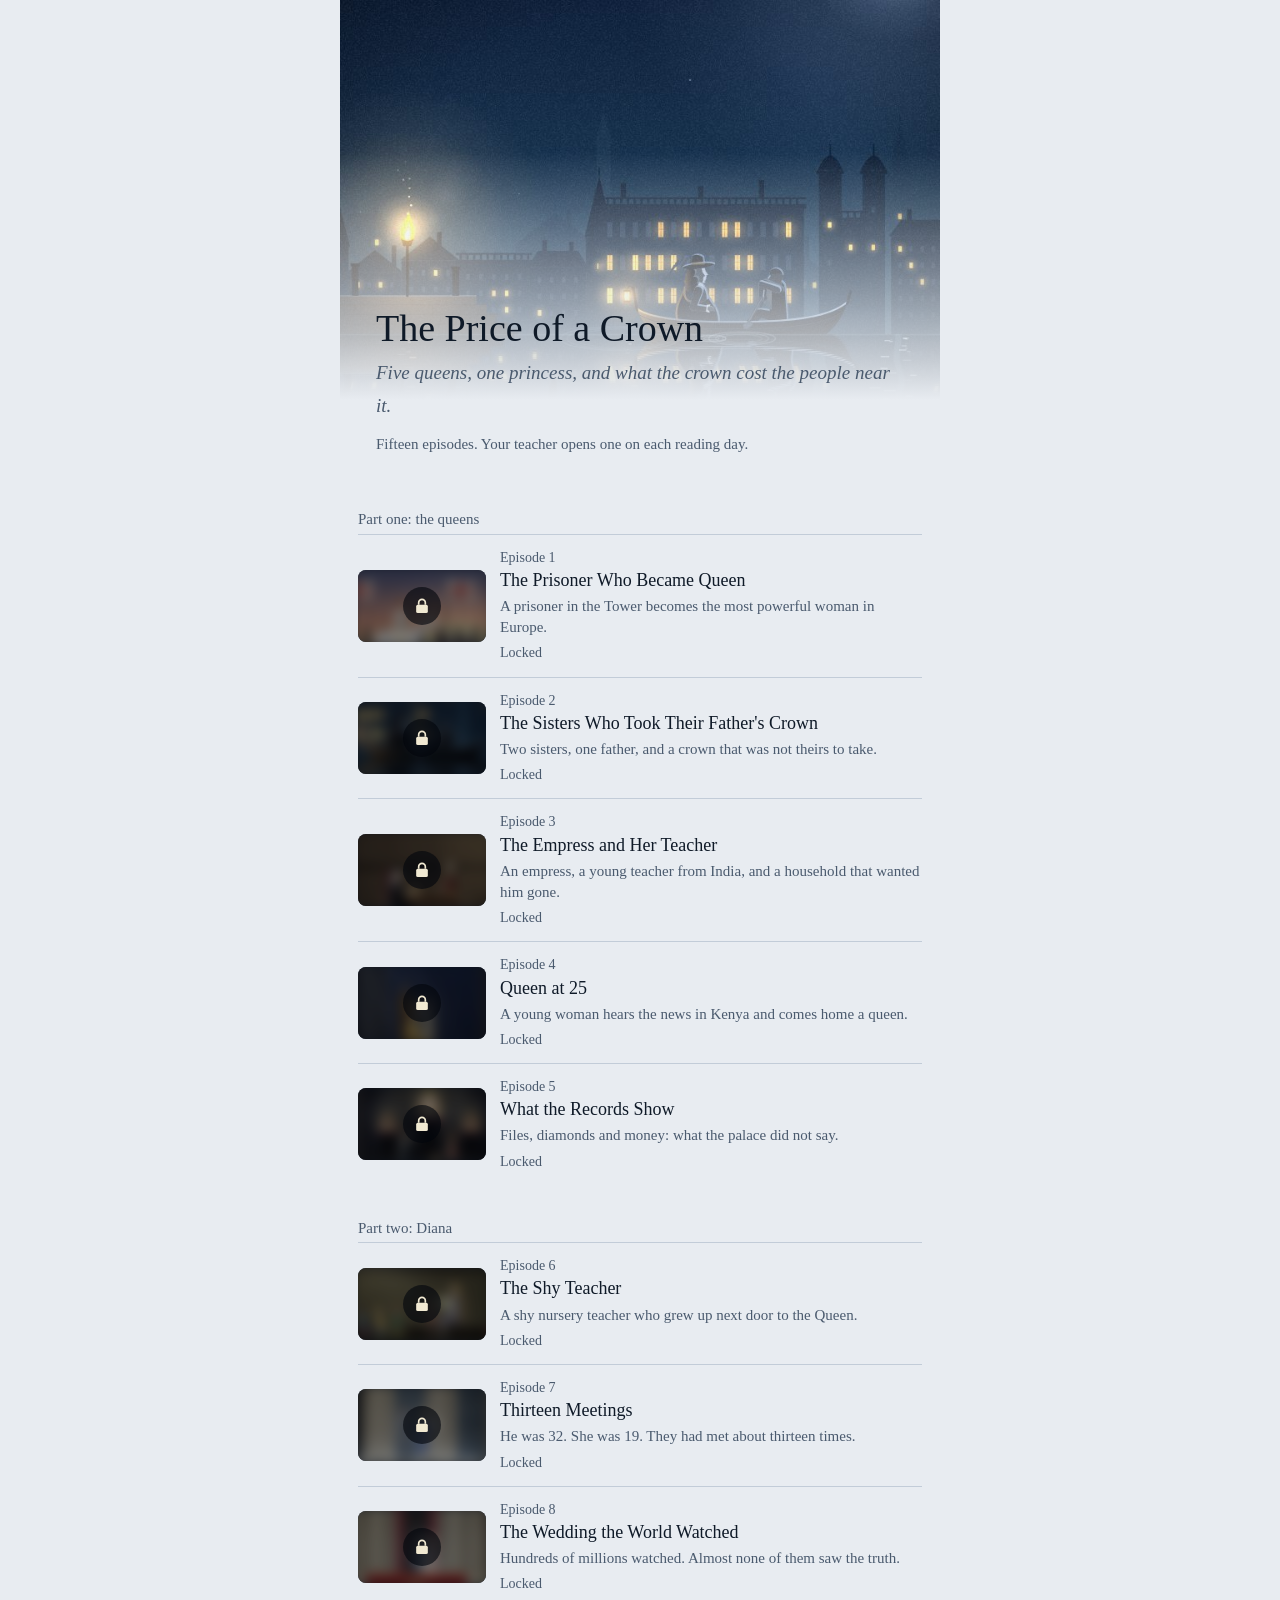
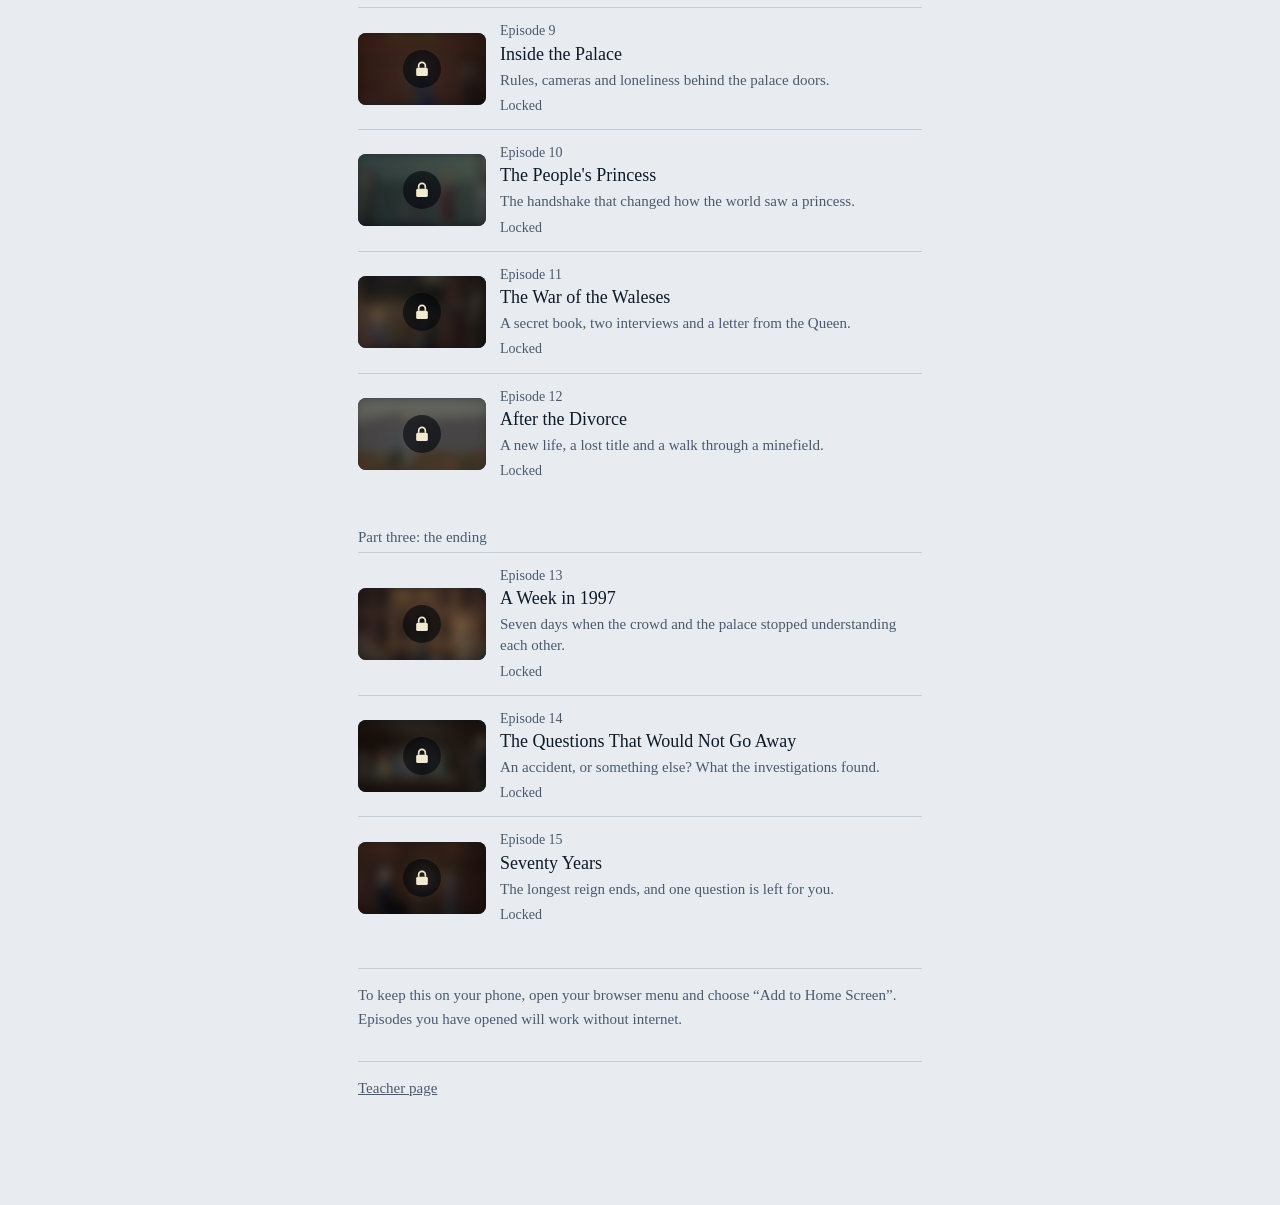
<file: index.html>
<!doctype html>
<html lang="en">
<head>
<meta charset="utf-8">
<meta name="viewport" content="width=device-width, initial-scale=1, viewport-fit=cover">
<meta name="theme-color" content="#070c14">
<link rel="manifest" href="manifest.webmanifest">
<link rel="icon" href="icon-192.png">
<link rel="apple-touch-icon" href="icon-192.png">
<meta name="description" content="A fifteen-episode reading series for English learners: five queens, one princess, and what the crown cost the people near it.">
<title>The Price of a Crown</title>
<style>:root{--bg:#e8ecf1;--card:#f4f6f9;--ink:#0f1a28;--mute:#4a5a6e;--line:#c2ccd8;--gold:#8a6414;--good:#1d6b45;--bad:#9c2f2f;box-sizing:border-box;padding-top:env(safe-area-inset-top,0px);padding-bottom:env(safe-area-inset-bottom,0px)}
@media (prefers-color-scheme:dark){:root:not([data-theme="light"]){--bg:#070c14;--card:#0e1622;--ink:#e3e9f0;--mute:#93a3b6;--line:#223044;--gold:#e0b04a;--good:#6fcf9b;--bad:#f08c8c}}
:root[data-theme="dark"]{--bg:#070c14;--card:#0e1622;--ink:#e3e9f0;--mute:#93a3b6;--line:#223044;--gold:#e0b04a;--good:#6fcf9b;--bad:#f08c8c}
*,*::before,*::after{box-sizing:inherit}
html{scroll-padding-top:env(safe-area-inset-top,0px);-webkit-text-size-adjust:100%}
body{margin:0;background:var(--bg);color:var(--ink);font-family:"Iowan Old Style","Palatino Linotype",Palatino,Georgia,serif;font-size:19px;line-height:1.72}
main{max-width:600px;margin:0 auto;padding:22px 18px 90px}
a{color:inherit}
h1{font-size:30px;line-height:1.18;font-weight:400;margin:0 0 6px}
h2{font-size:22px;line-height:1.3;font-weight:400;margin:44px 0 12px}
.series{font-size:15px;color:var(--mute);margin:0 0 18px}
.series a{text-decoration:none;border-bottom:1px solid var(--line)}
.sub{font-style:italic;color:var(--mute);margin:0 0 22px}
.where{font-size:17px;font-style:italic;color:var(--mute);font-weight:400;margin:40px 0 12px;padding-top:18px;border-top:1px solid var(--line)}
p{margin:0 0 1em}
.prev{color:var(--mute);border-left:2px solid var(--gold);padding:2px 0 2px 14px;margin:0 0 8px}
button{font:inherit;font-size:16px;color:var(--ink);background:transparent;border:1px solid var(--line);border-radius:999px;padding:8px 18px;min-height:44px;cursor:pointer}
button:active{transform:translateY(1px)}
button:focus-visible,a:focus-visible,input:focus-visible{outline:2px solid var(--gold);outline-offset:2px}
.vw{display:inline;font-size:inherit;font-weight:700;border:0;border-bottom:2px dotted var(--gold);border-radius:0;padding:0;min-height:0;line-height:inherit}
.film{margin:14px 0 22px}
.film canvas{display:block;width:100%;height:auto;border-radius:10px;background:#02050a}
.ctl{display:flex;gap:10px;margin-top:10px}
.gate{background:var(--card);border:1px solid var(--line);border-radius:12px;padding:16px 18px;margin:26px 0}
.gate p{margin:0 0 12px}
.gate b{font-weight:700}
.primary{background:var(--ink);color:var(--bg);border-color:var(--ink)}
.qz{border-top:1px solid var(--line);padding:16px 0}
.qz p{margin:0 0 10px}
.opts{display:grid;grid-template-columns:repeat(2,minmax(0,1fr));gap:8px}
.opts button{border-radius:10px;padding:8px 10px;font-size:15px;line-height:1.3}
.opts button[disabled]{cursor:default;opacity:.55}
.opts button.right{border-color:var(--good);color:var(--good);opacity:1}
.opts button.wrong{border-color:var(--bad);color:var(--bad);opacity:1}
.why{font-size:16px;line-height:1.6;color:var(--mute);margin:10px 0 0}
.score{font-size:16px;color:var(--mute)}
ul{padding-left:1.1em;margin:0 0 1em}
li{margin:0 0 .5em}
dl{margin:0}
dt{font-weight:700;margin-top:12px}
dd{margin:0;color:var(--mute);font-size:17px}
#def{position:fixed;left:0;right:0;bottom:0;background:var(--card);border-top:1px solid var(--line);padding:12px 18px calc(12px + env(safe-area-inset-bottom,0px));display:flex;gap:12px;align-items:center;justify-content:space-between;font-size:17px;line-height:1.45}
#def[hidden]{display:none}
#def b{font-weight:700}
.err{color:var(--bad);font-size:16px;margin:8px 0 0}
input[type=text],input[type=password]{font:inherit;width:100%;min-height:48px;padding:8px 14px;border:1px solid var(--line);border-radius:10px;background:var(--card);color:var(--ink)}
.row{display:flex;gap:10px;margin-top:12px;flex-wrap:wrap}
.eps{list-style:none;padding:0;margin:0}
.eps li{margin:0;border-top:1px solid var(--line)}
.eps a,.eps span.it{display:grid;grid-template-columns:2.2em 1fr auto;gap:8px;align-items:baseline;padding:14px 0;text-decoration:none;min-height:44px}
.eps .n{color:var(--mute);font-size:16px}
.eps .st{font-size:14px;color:var(--mute);white-space:nowrap}
.eps .open .st{color:var(--good)}
.eps .off{color:var(--mute)}
.note{font-size:15px;line-height:1.6;color:var(--mute);border-top:1px solid var(--line);padding-top:14px;margin-top:30px}
.qr{background:#fff;padding:14px;border-radius:12px;max-width:420px;margin:16px 0}
.qr svg{display:block;width:100%;height:auto}
.code{font-size:30px;letter-spacing:.04em;margin:6px 0 0}

.hero{position:relative;margin:-22px -18px 0;background:#02050a;overflow:hidden}
.hero img{display:block;width:100%;height:auto;aspect-ratio:3/2;object-fit:cover}
.hero::after{content:"";position:absolute;left:0;right:0;bottom:0;height:62%;background:linear-gradient(to bottom,rgba(7,12,20,0),var(--bg))}
.hx{position:relative;z-index:1;margin-top:-92px;padding:0 18px 4px}
.hx h1{font-size:38px;line-height:1.08;margin:0 0 8px}
.hx .sub{margin:0 0 10px}
.meta{font-size:15px;color:var(--mute);margin:0 0 14px}
.cta{display:inline-flex;align-items:center;min-height:46px;padding:8px 22px;border-radius:999px;background:var(--gold);color:#0b0f17;text-decoration:none;font-size:17px}
.part{font-size:15px;color:var(--mute);font-weight:400;margin:34px 0 4px}
.list{list-style:none;padding:0;margin:0}
.list li{margin:0;border-top:1px solid var(--line)}
.ep{display:grid;grid-template-columns:128px 1fr;gap:14px;align-items:center;padding:14px 0;text-decoration:none;color:inherit}
.th{position:relative;display:block;aspect-ratio:16/9;border-radius:8px;overflow:hidden;background:#0b1320}
.im{position:absolute;inset:0;background-size:cover;background-position:center}
.locked .im{filter:blur(5px) brightness(.5);transform:scale(1.12)}
.ph{display:flex;align-items:flex-end;justify-content:flex-start;padding:0 0 1px 9px;background:linear-gradient(135deg,#101b2c,#070c14);font-style:italic;font-size:30px;line-height:1.1;color:rgba(224,176,74,.45)}
.cta[hidden]{display:none}
.lk{position:absolute;inset:0;display:flex;align-items:center;justify-content:center;color:#f1e9d2}
.lk span{display:flex;width:38px;height:38px;border-radius:50%;background:rgba(3,6,12,.62);align-items:center;justify-content:center}
.open .lk{align-items:flex-end;justify-content:flex-end;padding:6px}
.open .lk span{width:26px;height:26px;background:var(--gold);color:#0b0f17}
.tx{display:block;min-width:0}
.tx .n{display:block;font-size:14px;color:var(--mute);line-height:1.3}
.tx .t{display:block;font-size:18px;line-height:1.28;margin:2px 0 4px}
.tx .d{display:block;font-size:15px;line-height:1.42;color:var(--mute)}
.tx .st{display:block;font-size:14px;line-height:1.3;margin-top:6px;color:var(--mute)}
.open .st{color:var(--good)}
.off .t{color:var(--mute)}
</style>
</head>
<body>
<main id="home">
<header class="hero"><img id="heroimg" alt="" width="720" height="480"></header>
<div class="hx"><h1>The Price of a Crown</h1><p class="sub">Five queens, one princess, and what the crown cost the people near it.</p><p class="meta" id="meta">Fifteen episodes. Your teacher opens one on each reading day.</p><a class="cta" id="cta" hidden></a></div>
<div id="parts"></div>
<p class="note">To keep this on your phone, open your browser menu and choose “Add to Home Screen”. Episodes you have opened will work without internet.</p>
<p class="note" id="tlink"><a href="teacher.html">Teacher page</a></p>
</main>

<script>
(function(){
var IMG=window.__IMG__||{},PARTS=['Part one: the queens','Part two: Diana','Part three: the ending'],data=null;
var LOCK='<svg viewBox="0 0 24 24" width="20" height="20" aria-hidden="true"><rect x="5" y="10.5" width="14" height="10" rx="2" fill="currentColor"/><path d="M8 10.5V8a4 4 0 0 1 8 0v2.5" fill="none" stroke="currentColor" stroke-width="2"/></svg>',OPEN='<svg viewBox="0 0 24 24" width="15" height="15" aria-hidden="true"><path d="M5 12.5l4.5 4.5L19 7.5" fill="none" stroke="currentColor" stroke-width="2.6" stroke-linecap="round" stroke-linejoin="round"/></svg>';
function ls(k){try{return localStorage.getItem(k)}catch(e){return null}}
function esc(s){return String(s).replace(/[&<>"]/g,function(c){return{'&':'&amp;','<':'&lt;','>':'&gt;','"':'&quot;'}[c]})}
function img(k){return IMG[k]||(k==='hero'?'hero.jpg':'thumb'+k+'.jpg')}
document.getElementById('heroimg').src=img('hero');
function draw(){var h='',last=null,d=data;PARTS.forEach(function(pt,pi){h+='<h2 class="part">'+pt+'</h2><ul class="list">';d.eps.filter(function(e){return e.p===pi}).forEach(function(e){var open=!!ls('crown.k.'+e.n);if(open)last=e;
var th=e.ready?'<span class="th"><span class="im" style="background-image:url('+img(e.n)+')"></span><span class="lk"><span>'+(open?OPEN:LOCK)+'</span></span></span>':'<span class="th ph">'+Number(e.n)+'<span class="lk"><span>'+LOCK+'</span></span></span>';
var tx='<span class="tx"><span class="n">Episode '+Number(e.n)+'</span><span class="t">'+esc(e.t)+'</span><span class="d">'+esc(e.d)+'</span><span class="st">'+(e.ready?(open?'Open on this phone':'Locked'):'Coming soon')+'</span></span>';
h+='<li>'+(e.ready?'<a class="ep '+(open?'open':'locked')+'" data-n="'+e.n+'" href="ep.html?e='+e.n+'">'+th+tx+'</a>':'<span class="ep off">'+th+tx+'</span>')+'</li>'});h+='</ul>'});
document.getElementById('parts').innerHTML=h;var c=document.getElementById('cta');if(last){c.hidden=false;c.textContent='Continue with episode '+Number(last.n);c.setAttribute('href','ep.html?e='+last.n);c.setAttribute('data-n',last.n)}else c.hidden=true}
(window.__EPS__?Promise.resolve(window.__EPS__):fetch('episodes.json').then(function(r){return r.json()})).then(function(d){data=d;draw()}).catch(function(){document.getElementById('parts').innerHTML='<p>The list of episodes didn’t load. Check your connection and reload.</p>'});
window.__home=function(){if(data)draw()};
if(window.__ONEPAGE__){document.getElementById('tlink').hidden=true;document.getElementById('home').addEventListener('click',function(e){var a=e.target.closest&&e.target.closest('a[data-n]');if(a){e.preventDefault();window.__open(a.getAttribute('data-n'))}})}
else if('serviceWorker' in navigator)navigator.serviceWorker.register('sw.js').catch(function(){});
})();
</script>

</body>
</html>
</file>
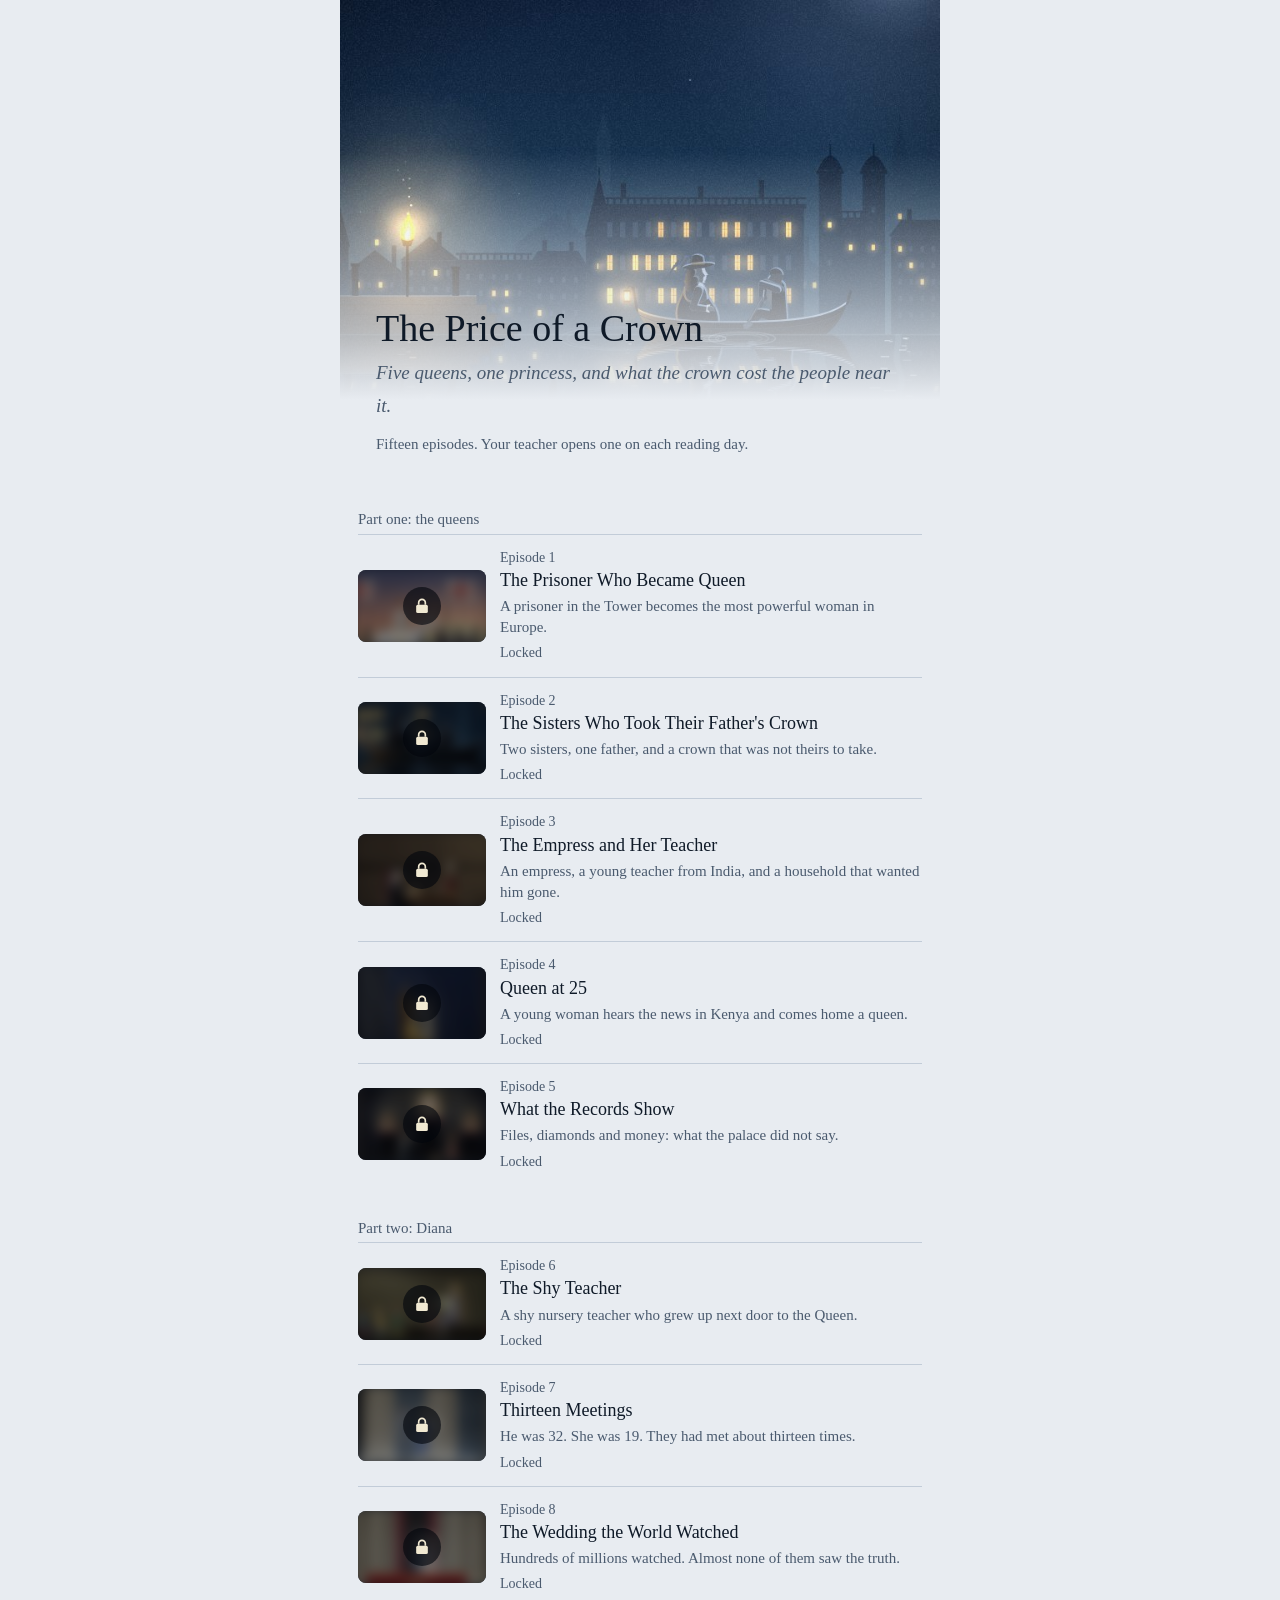
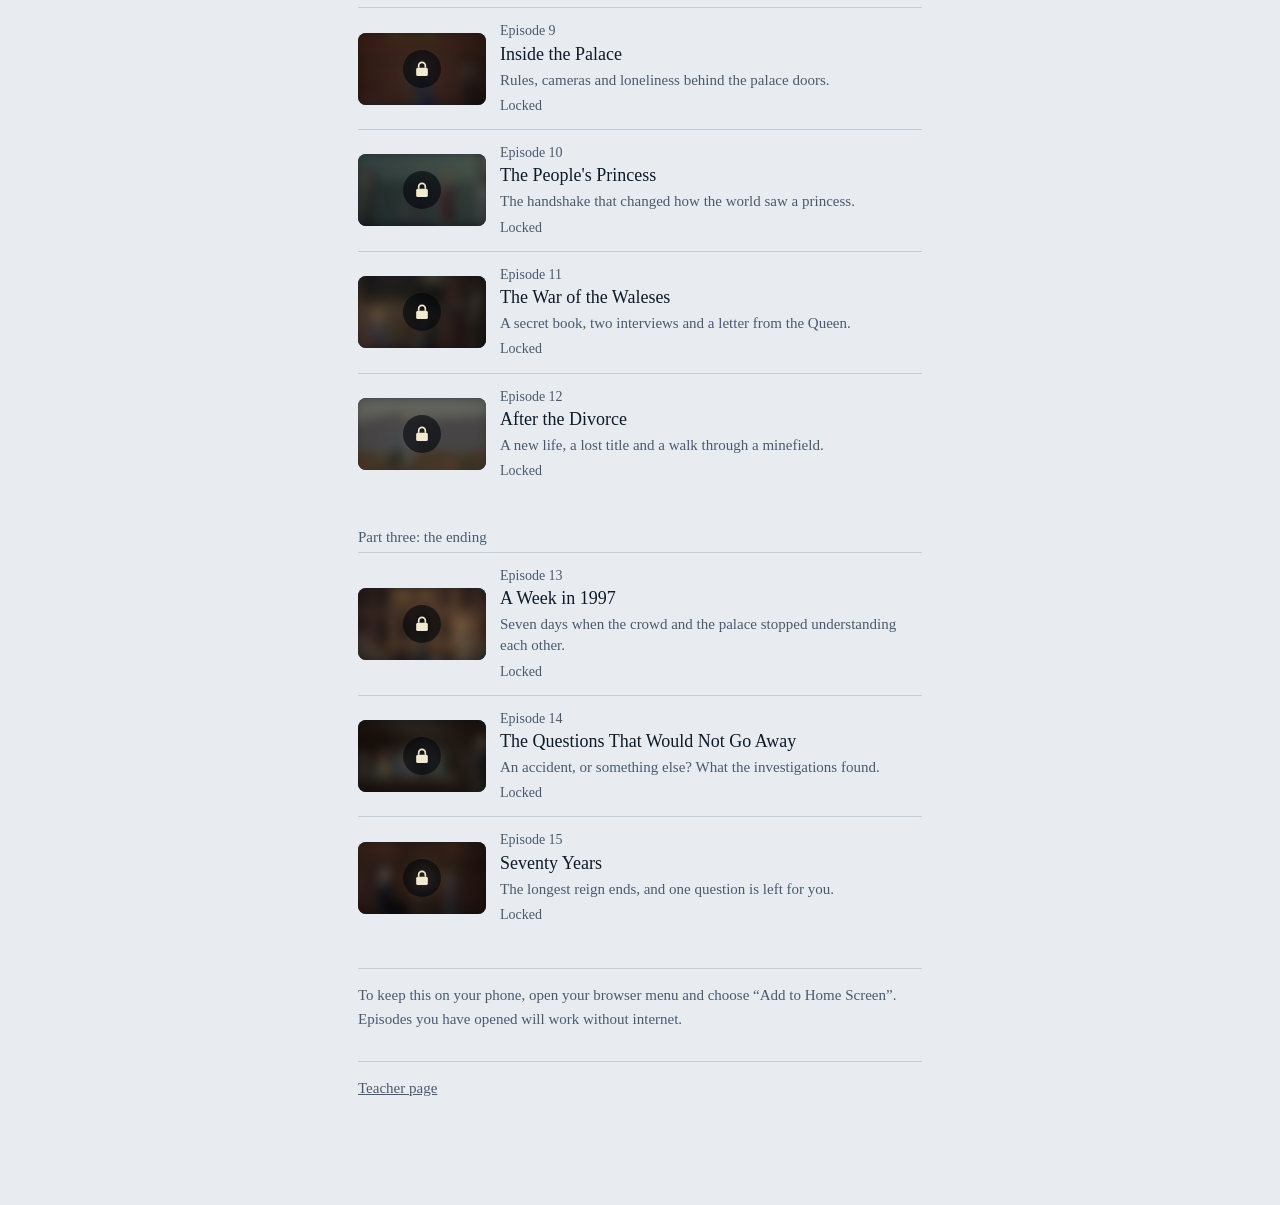
<file: ep.html>
<!doctype html>
<!--
  The episode page of the live site. reader.js unlocks the episode named in the address
  (ep.html?e=01) and then loads the reader, which shows the story with its scenes.
  This file is copied into the site by:  node prototype/publish.mjs

  The policy below lets scripts come from this site only. 'unsafe-eval' is there because the
  scenes of an episode travel inside its locked file and are started from there by reader.js.
-->
<html lang="en">
<head>
<meta charset="utf-8">
<meta name="viewport" content="width=device-width, initial-scale=1, viewport-fit=cover">
<meta http-equiv="Content-Security-Policy" content="default-src 'self'; script-src 'self' 'unsafe-eval'; style-src 'self' 'unsafe-inline'; img-src 'self'; object-src 'none'; base-uri 'none'; form-action 'none'">
<meta name="theme-color" content="#02050a">
<link rel="manifest" href="manifest.webmanifest">
<link rel="icon" href="icon-192.png">
<link rel="apple-touch-icon" href="icon-192.png">
<title>The Price of a Crown</title>
<link rel="stylesheet" href="immersive.css">
<link rel="stylesheet" href="after.css">
<link rel="stylesheet" href="reader.css">
</head>
<body class="locked">
<div id="stage" aria-hidden="true">
  <canvas id="fill" width="72" height="90"></canvas>
  <canvas id="amb" width="360" height="450"></canvas>
</div>

<main id="story"><p class="missing">Opening the episode.</p></main>
<noscript><p class="missing">This page needs JavaScript to open an episode.</p></noscript>

<div id="def" role="status" aria-live="polite" hidden><span id="deft"></span><button type="button" id="defx">Close</button></div>
<div id="ctl">
  <button type="button" id="motion" class="icon" data-state="playing">
    <svg class="i-pause" viewBox="0 0 24 24" width="18" height="18" aria-hidden="true"><rect x="6" y="5" width="4" height="14" rx="1" fill="currentColor"/><rect x="14" y="5" width="4" height="14" rx="1" fill="currentColor"/></svg>
    <svg class="i-play" viewBox="0 0 24 24" width="18" height="18" aria-hidden="true"><path d="M8 5.5v13l11-6.5z" fill="currentColor"/></svg>
  </button>
  <button type="button" id="watch" hidden>Watch scene</button>
</div>

<script src="reader.js"></script>
</body>
</html>
</file>
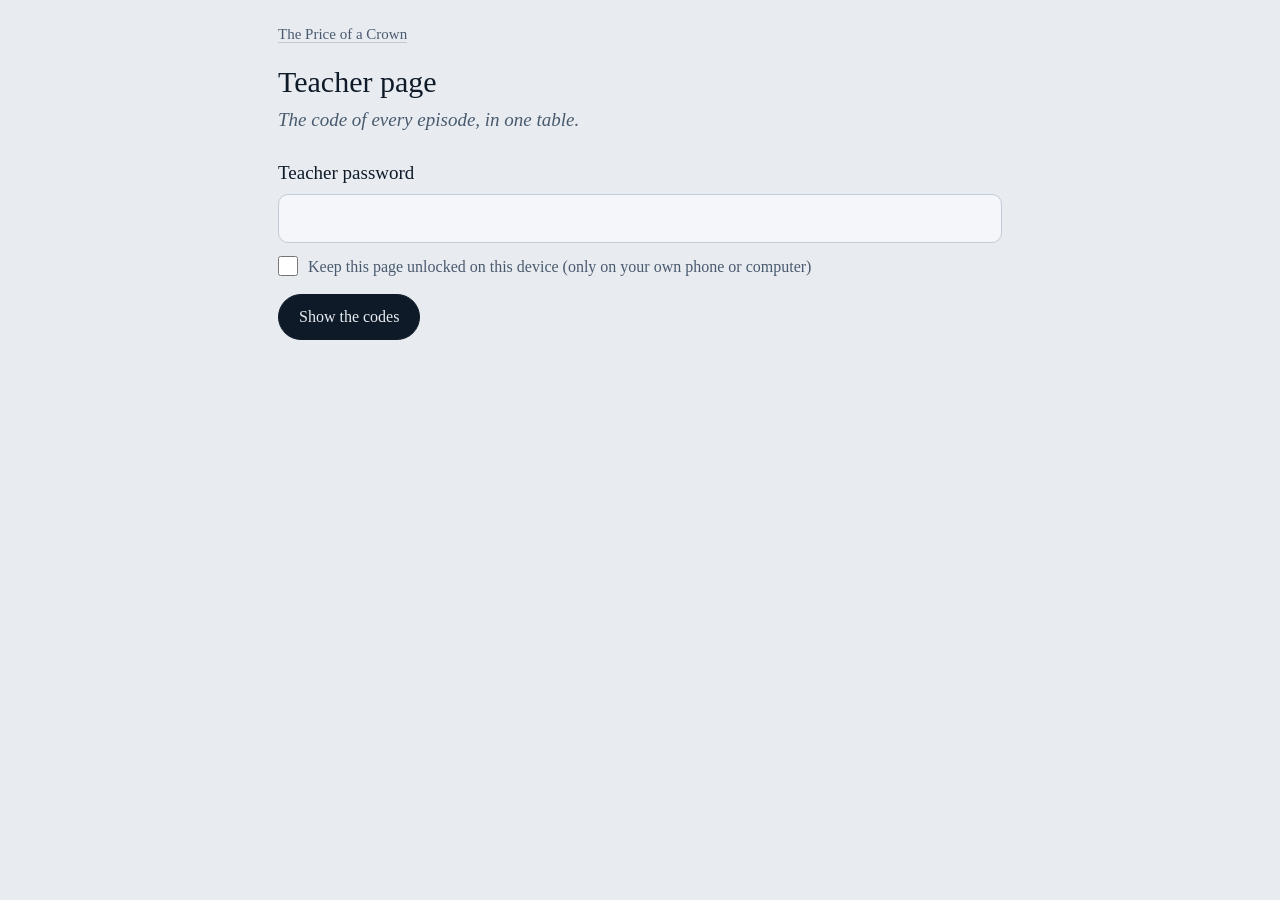
<file: teacher.html>
<!doctype html>
<!--
  The teacher page of the live site. After the teacher password it shows one table with the
  code of every episode, ready to copy, send as a link, or show as a QR code on the classroom screen.
  This file is copied into the site by:  node prototype/publish.mjs
-->
<html lang="en">
<head>
<meta charset="utf-8">
<meta name="viewport" content="width=device-width, initial-scale=1, viewport-fit=cover">
<meta name="robots" content="noindex">
<meta http-equiv="Content-Security-Policy" content="default-src 'self'; script-src 'self'; style-src 'self'; img-src 'self'; object-src 'none'; base-uri 'none'; form-action 'none'">
<link rel="icon" href="icon-192.png">
<title>Teacher page | The Price of a Crown</title>
<link rel="stylesheet" href="teacher.css">
</head>
<body>
<main>
  <p class="series"><a href="index.html">The Price of a Crown</a></p>
  <h1>Teacher page</h1>

  <section id="lock" aria-labelledby="lock-title">
    <p class="sub" id="lock-title">The code of every episode, in one table.</p>
    <form id="unlock" novalidate>
      <label for="pw">Teacher password</label>
      <input id="pw" type="password" autocomplete="current-password" aria-describedby="err">
      <label class="keep"><input type="checkbox" id="keep"> Keep this page unlocked on this device (only on your own phone or computer)</label>
      <p class="err" id="err" role="alert" hidden></p>
      <button type="submit" class="primary" id="go">Show the codes</button>
    </form>
  </section>

  <section id="codes" hidden aria-labelledby="codes-title">
    <h2 id="codes-title" tabindex="-1">Episode codes</h2>
    <p class="sub">Give the class an episode's code when you want them to read it. A student who scans the QR code or types the code keeps that episode open on their phone.</p>
    <p class="hint">The codes are blurred, so that a classroom screen does not show them all. Point at a code, or tap it, to see it.</p>
    <table class="codes">
      <thead><tr><th scope="col">Episode</th><th scope="col">Code</th><th scope="col"><span class="sr">Share</span></th></tr></thead>
      <tbody id="rows"></tbody>
    </table>
    <p class="status" id="status" role="status" aria-live="polite"></p>
    <div class="tools">
      <button type="button" id="print">Print this table</button>
      <button type="button" id="lk">Lock the teacher page on this device</button>
    </div>
    <p class="hint">On a shared computer, lock the page when you finish. If the browser offered to save the password, remove it from the browser too.</p>
  </section>
</main>

<div class="qr-view" id="qr-view" role="dialog" aria-modal="true" aria-labelledby="qr-title" hidden>
  <div class="qr-card">
    <p class="qr-ep" id="qr-ep"></p>
    <h2 id="qr-title"></h2>
    <div class="qr" id="qr"></div>
    <p class="qr-hint">Scan with the phone camera, or type this code on the episode page:</p>
    <p class="qr-code" id="qr-code"></p>
    <button type="button" class="primary" id="qr-close">Close</button>
  </div>
</div>

<script src="qr.js"></script>
<script src="teacher.js"></script>
</body>
</html>
</file>
<file: immersive.css>
/* The reader: animated scenes play behind the story. Phone first. */
:root {
  --stage: #02050a;
  --bg: #070c14;
  --card: #0e1622;
  --ink: #edf1f6;
  --mute: #a3b1c2;
  --line: #223044;
  --gold: #e0b04a;
  --good: #6fcf9b;
  --bad: #f08c8c;

  /* the dark veil that travels with the text */
  --veil: 4 8 14;
  --veil-strength: 0.7;
  --veil-feather: 130px;

  --measure: 600px;
  --gutter: 20px;
  --part-gap: 11svh;     /* the space around the "Stop and decide" box */
  --thread: rgb(224 176 74 / 0.42);   /* the line that joins the parts */

  --font: "Iowan Old Style", "Palatino Linotype", Palatino, Georgia, serif;
  --text: 19px;
  --text-small: 15px;
  --fade: 900ms;
  --quick: 240ms;
  --ease: cubic-bezier(0.16, 1, 0.3, 1);

  box-sizing: border-box;
}
*, *::before, *::after { box-sizing: inherit; }

html { -webkit-text-size-adjust: 100%; overflow-x: clip; background: var(--stage); }
body {
  margin: 0;
  color: var(--ink);
  background: var(--stage);
  font-family: var(--font);
  font-size: var(--text);
  line-height: 1.72;
}
a { color: inherit; }
p { margin: 0 0 1.05em; }
.sr { position: absolute; width: 1px; height: 1px; overflow: hidden; clip-path: inset(50%); white-space: nowrap; }

/* ---------- the stage: everything that plays behind the text ---------- */
#stage { position: fixed; inset: 0; z-index: 0; background: var(--stage); overflow: hidden; }
#stage canvas {
  position: absolute; inset: 0; width: 100%; height: 100%;
  object-fit: cover; opacity: 0; transition: opacity var(--fade) ease;
}
#stage canvas.on { opacity: 1; }
#stage #fill { filter: blur(42px) brightness(0.4) saturate(1.1); transform: scale(1.3); }

/* Wide screens: show the whole scene in the middle, a soft blur of it at the sides. */
@media (min-aspect-ratio: 4/5) {
  #stage #fill { opacity: 1; }
  #stage .scene {
    object-fit: contain;
    -webkit-mask-image: linear-gradient(to right, transparent calc(50% - 40vh), #000 calc(50% - 40vh + 56px), #000 calc(50% + 40vh - 56px), transparent calc(50% + 40vh));
    mask-image: linear-gradient(to right, transparent calc(50% - 40vh), #000 calc(50% - 40vh + 56px), #000 calc(50% + 40vh - 56px), transparent calc(50% + 40vh));
  }
}
/* Tall phones, while watching: fit the whole scene instead of cropping its sides. */
@media (max-aspect-ratio: 4/5) {
  body.watching #stage #fill { opacity: 1; }
  body.watching #stage .scene {
    object-fit: contain;
    -webkit-mask-image: linear-gradient(to bottom, transparent calc(50% - 62.5vw), #000 calc(50% - 62.5vw + 40px), #000 calc(50% + 62.5vw - 40px), transparent calc(50% + 62.5vw));
    mask-image: linear-gradient(to bottom, transparent calc(50% - 62.5vw), #000 calc(50% - 62.5vw + 40px), #000 calc(50% + 62.5vw - 40px), transparent calc(50% + 62.5vw));
  }
}

/* ---------- the story column ---------- */
main {
  position: relative; z-index: 1;
  max-width: calc(var(--measure) + var(--gutter) * 2);
  margin: 0 auto; padding: 0 var(--gutter);
  transition: opacity 420ms var(--ease), visibility 0s;
}
html.watching { overflow: hidden; }
body.watching main, body.watching #def { opacity: 0; visibility: hidden; transition: opacity 420ms var(--ease), visibility 0s linear 420ms; }

/* A full-width dark veil behind a block of text. It fades in above the first line
   and out below the last, so the scene is bright wherever there is nothing to read. */
.veil { position: relative; isolation: isolate; }
.veil::before {
  content: ""; position: absolute; z-index: -1; pointer-events: none;
  top: calc(var(--veil-feather) * -1); bottom: calc(var(--veil-feather) * -1);
  left: 50%; width: 100vw; transform: translateX(-50%);
  background: linear-gradient(to bottom,
    rgb(var(--veil) / 0),
    rgb(var(--veil) / var(--veil-strength)) var(--veil-feather),
    rgb(var(--veil) / var(--veil-strength)) calc(100% - var(--veil-feather)),
    rgb(var(--veil) / 0));
}
.veil p, .veil li { text-shadow: 0 1px 3px rgb(0 0 0 / 0.75); }

/* ---------- opening screen ---------- */
.intro { min-height: 100svh; display: flex; flex-direction: column; padding: calc(16px + env(safe-area-inset-top, 0px)) 0 9svh; }
.intro .top { display: flex; flex-wrap: wrap; justify-content: space-between; align-items: center; gap: 10px 12px; font-size: var(--text-small); color: var(--mute); }
.episodes { display: flex; align-items: center; gap: 6px; }
.episodes a, .episodes span { display: inline-block; text-decoration: none; padding: 6px 12px; border-radius: 999px; border: 1px solid rgb(255 255 255 / 0.22); line-height: 1.2; background: rgb(7 12 20 / 0.5); white-space: nowrap; }
.episodes .is-on { border-color: var(--gold); color: var(--gold); }
.episodes .hop { position: relative; padding: 6px 11px; font-size: 18px; line-height: 1; }
.episodes .hop::after { content: ""; position: absolute; inset: -7px -3px; }   /* a taller, wider place to tap */
.episodes .hop.is-off { opacity: 0.32; }
.episodes a:hover { border-color: var(--gold); color: var(--ink); }
.episodes a:focus-visible, .onward a:focus-visible { outline: 2px solid var(--gold); outline-offset: 3px; }
.proto { font-size: 12px; letter-spacing: 0.12em; text-transform: uppercase; border: 1px dashed rgb(255 255 255 / 0.3); border-radius: 999px; padding: 5px 10px; line-height: 1; }
.intro .title { margin-top: auto; }
.intro h1 { font-weight: 400; font-size: clamp(36px, 9.6vw, 54px); line-height: 1.04; margin: 0 0 12px; text-wrap: balance; text-shadow: 0 2px 14px rgb(0 0 0 / 0.6); }
.intro .sub { font-style: italic; color: var(--gold); margin: 0 0 26px; }
.intro .prev { border-left: 2px solid var(--gold); padding: 2px 0 2px 14px; margin: 0; color: #d5dde7; }

/* ---------- the story: one text from beginning to end ----------
   It has no titles and no gaps inside it: where the scene behind the text changes, the words
   run straight on and the new picture comes in behind them as the reader scrolls.
   A thin thread runs down the side of the whole story. */
.part, .gate { position: relative; }
.part::before, .gate::before { content: ""; position: absolute; z-index: 1; left: -11px; top: 0; bottom: 0; width: 1px; background: var(--thread); pointer-events: none; }
.gate::before { left: -12px; bottom: calc(var(--part-gap) * -1); }

/* ---------- controls and widgets ---------- */
button {
  font: inherit; font-size: 16px; color: var(--ink); background: transparent;
  border: 1px solid var(--line); border-radius: 999px; padding: 8px 18px; min-height: 44px; cursor: pointer;
  transition: transform var(--quick) var(--ease), background-color var(--quick) ease, border-color var(--quick) ease;
}
button:active { transform: translateY(1px) scale(0.98); }
button:focus-visible, a:focus-visible { outline: 2px solid var(--gold); outline-offset: 2px; }
.primary { background: var(--ink); color: var(--bg); border-color: var(--ink); }
.vw { display: inline; font-size: inherit; font-weight: 700; border: 0; border-bottom: 2px dotted var(--gold); border-radius: 0; padding: 0; min-height: 0; line-height: inherit; text-shadow: inherit; }

.gate { background: rgb(14 22 34 / 0.95); border: 1px solid var(--line); border-radius: 14px; padding: 18px 20px; margin: var(--part-gap) 0; box-shadow: 0 18px 50px rgb(0 0 0 / 0.5); }
.gate p { margin: 0 0 14px; }
.gate b { font-weight: 700; color: var(--gold); }

#ctl { position: fixed; z-index: 5; right: 14px; bottom: calc(14px + env(safe-area-inset-bottom, 0px)); display: flex; gap: 8px; transition: transform var(--quick) var(--ease); }
#ctl button { font-size: var(--text-small); padding: 8px 16px; background: rgb(7 12 20 / 0.8); border-color: rgb(255 255 255 / 0.24); -webkit-backdrop-filter: blur(8px); backdrop-filter: blur(8px); }
#ctl button:hover { border-color: var(--gold); }
#ctl button[hidden] { display: none; }
#ctl .icon { width: 44px; padding: 0; display: inline-flex; align-items: center; justify-content: center; }
#ctl .icon[data-state="playing"] .i-play, #ctl .icon[data-state="paused"] .i-pause { display: none; }
#def:not([hidden]) ~ #ctl { transform: translateY(-92px); }
body.watching #ctl { right: 50%; transform: translateX(50%); }

#def { position: fixed; z-index: 6; left: 0; right: 0; bottom: 0; background: var(--card); border-top: 1px solid var(--line); padding: 12px 18px calc(12px + env(safe-area-inset-bottom, 0px)); display: flex; gap: 12px; align-items: center; justify-content: space-between; font-size: 17px; line-height: 1.45; }
#def[hidden] { display: none; }

/* ---------- after the story: solid page again ---------- */
.afterword { position: relative; isolation: isolate; padding: 150px 0 120px; margin-top: 30svh; }   /* room after the last paragraph, so the last scene is seen before the activities */
.afterword::before {
  content: ""; position: absolute; z-index: -1; top: 0; bottom: 0; left: 50%; width: 100vw; transform: translateX(-50%);
  background: linear-gradient(to bottom, rgb(7 12 20 / 0), var(--bg) 150px);
}
.missing { max-width: 34em; margin: 20svh auto; padding: 0 var(--gutter); }

@media (prefers-reduced-motion: reduce) {
  #stage canvas, main, #ctl, button { transition: none; }
}

/* ---------- the activities zone ---------- */
body[data-zone="after"] #watch { display: none; }
body[data-zone="after"] #ctl { display: none; }

/* ============ SCREEN SIZES ============
   Phone (default, above): the scene fills the screen behind the text.
   Tablet upright: the same, with larger type and a wider column.
   Tablet on its side and computers: the scene stands beside the text. */

@media (min-width: 600px) {
  :root { --text: 20px; --text-small: 16px; --measure: 640px; --gutter: 36px; --veil-feather: 150px; }
  .intro h1 { font-size: clamp(46px, 7vw, 66px); }
}

/* Keep this query the same as BESIDE in immersive.js. */
@media (min-width: 880px) and (min-aspect-ratio: 5/4) {
  :root { --stage-w: min(80vh, 46vw); --part-gap: 8vh; }
  html, body { background: var(--bg); }

  #stage { right: auto; width: var(--stage-w); box-shadow: 1px 0 0 rgb(255 255 255 / 0.07); }
  #stage #fill { opacity: 1; }
  /* the scene keeps its own shape and is centred in the column; the blur fills any gap */
  #stage canvas.scene, #stage #amb {
    top: 50%; bottom: auto; height: auto; aspect-ratio: 4 / 5; transform: translateY(-50%); object-fit: cover;
    -webkit-mask-image: linear-gradient(to bottom, transparent, #000 34px, #000 calc(100% - 34px), transparent);
    mask-image: linear-gradient(to bottom, transparent, #000 34px, #000 calc(100% - 34px), transparent);
  }

  main { margin: 0 0 0 var(--stage-w); max-width: none; min-height: 100vh; padding: 0 clamp(36px, 5vw, 96px); background: var(--bg); }
  main > *, main > .after > * { max-width: 660px; margin-left: auto; margin-right: auto; }
  body.watching main { opacity: 0.12; visibility: visible; }
  main > .gate { margin-left: auto; margin-right: auto; }

  /* the text sits on a plain page here, so it needs no veil */
  .veil::before { display: none; }
  .veil p, .veil li, .intro h1 { text-shadow: none; }
  .intro { min-height: 100vh; }
  .gate { box-shadow: none; }
  .afterword { padding-top: 6vh; margin-top: 8vh; }
  .afterword::before { display: none; }

  #ctl { right: auto; left: 18px; }
  body.watching #ctl { right: auto; left: 18px; transform: none; }
  #def { left: var(--stage-w); }
  #def:not([hidden]) ~ #ctl { transform: none; }
  body[data-zone="after"] #ctl { display: flex; }
}

/* ---------- the way on, at the end of an episode ---------- */
.onward { position: relative; max-width: var(--measure); margin: 56px auto 0; padding: 26px 24px 24px; border: 1px solid var(--line); border-top: 2px solid var(--gold); border-radius: 4px 4px 14px 14px; background: linear-gradient(180deg, rgb(224 176 74 / 0.09), rgb(14 22 34 / 0.92) 46%); }
.onward-eyebrow { margin: 0 0 8px; font-size: 12px; letter-spacing: 0.16em; text-transform: uppercase; color: var(--gold); }
.onward-title { margin: 0 0 8px; font-weight: 400; font-size: clamp(24px, 6vw, 32px); line-height: 1.14; text-wrap: balance; }
.onward-about { margin: 0 0 20px; color: #d5dde7; font-style: italic; }
.onward-go { display: inline-block; margin: 0 16px 6px 0; padding: 12px 20px; border-radius: 999px; background: var(--gold); color: #1a1408; font-weight: 600; text-decoration: none; transition: transform var(--quick) var(--ease), background var(--quick); }
.onward-go:hover { background: #f0c868; transform: translateY(-1px); }
.onward-go:active { transform: translateY(0); }
.onward-all { color: var(--mute); text-underline-offset: 4px; white-space: nowrap; }
.onward-all:hover { color: var(--ink); }

@media (prefers-reduced-motion: reduce) {
  .onward-go { transition: none; }
  .onward-go:hover { transform: none; }
}
</file>
<file: after.css>
/* Prototype: the activities after the story. Tiles on top, one activity open below. */
.afterword { container: activities / inline-size; }
.after-head { margin-bottom: 22px; }
.eyebrow { font-size: 13px; letter-spacing: 0.16em; text-transform: uppercase; color: var(--gold); margin: 0 0 8px; }
.afterword .after-title { font-weight: 400; font-size: clamp(30px, 7vw, 42px); line-height: 1.1; margin: 0 0 8px; text-wrap: balance; }
.after-lead, .panel-lead { color: var(--mute); margin: 0 0 16px; font-size: 17px; }

/* ---------- tiles ---------- */
.tiles { display: grid; grid-template-columns: repeat(2, minmax(0, 1fr)); gap: 10px; margin-bottom: 26px; }
.tile {
  display: grid; grid-template-columns: 1fr; justify-items: start; row-gap: 6px; align-content: start;
  text-align: left; border-radius: 14px; padding: 14px; min-height: 76px;
  background: var(--card); border: 1px solid var(--line); color: var(--ink);
}
.tile:hover { border-color: rgb(224 176 74 / 0.6); }
.tile.is-on { border-color: var(--gold); background: #131d2c; box-shadow: 0 0 0 1px var(--gold) inset, 0 12px 30px rgb(0 0 0 / 0.35); }
.tile-icon { display: inline-flex; width: 40px; height: 40px; border-radius: 50%; align-items: center; justify-content: center; background: rgb(224 176 74 / 0.12); color: var(--gold); }
.tile-name { font-size: 17px; line-height: 1.25; }
.tile-note { font-size: 13px; line-height: 1.3; color: var(--mute); }
/* the crown is the main activity: it gets the full row and a bigger badge */
.tile-crown { grid-column: 1 / -1; grid-template-columns: auto 1fr; grid-template-rows: auto auto; column-gap: 14px; row-gap: 2px; align-items: center; align-content: center; min-height: 92px; padding: 18px; background: linear-gradient(135deg, #1b2434, #101826); }
.tile-crown .tile-icon { grid-row: 1 / 3; width: 52px; height: 52px; background: var(--gold); color: #0b0f17; }
.tile-crown .tile-name { font-size: 22px; }

.panel[hidden] { display: none; }
.panel { scroll-margin-top: 16px; }

/* ---------- question cards (crown quiz and rumour sorter) ---------- */
.q-card { background: var(--card); border: 1px solid var(--line); border-radius: 16px; padding: 18px; }
.q-top { display: flex; align-items: center; justify-content: space-between; gap: 12px; margin-bottom: 12px; }
.q-count { font-size: 13px; letter-spacing: 0.12em; text-transform: uppercase; color: var(--mute); margin: 0; line-height: 1.3; }
.crown-wrap { width: 96px; flex: none; }
.crown-art { display: block; width: 100%; height: auto; filter: drop-shadow(0 4px 10px rgb(0 0 0 / 0.5)); }
.jewel { fill: #1b1408; stroke: #6e5210; stroke-width: 2; transform-box: fill-box; transform-origin: center; }
.jewel.on { stroke: #fff3c4; }
.jewel.fresh { animation: jewel-pop 520ms var(--ease) both; }
@keyframes jewel-pop { 0% { transform: scale(0); } 65% { transform: scale(1.5); } 100% { transform: scale(1); } }

.q-still { display: block; width: 100%; height: auto; border-radius: 10px; margin-bottom: 14px; background: #02050a; }
.q-text { font-size: 20px; line-height: 1.4; margin: 0 0 14px; text-wrap: pretty; }
.q-text.is-quote { font-size: 21px; padding-left: 14px; border-left: 2px solid var(--gold); }
.q-options { display: grid; gap: 8px; }
.q-options.is-grid { grid-template-columns: repeat(2, minmax(0, 1fr)); }
.q-option { text-align: left; border-radius: 12px; padding: 12px 14px; font-size: 17px; line-height: 1.35; min-height: 52px; background: rgb(255 255 255 / 0.03); }
.q-options.is-grid .q-option { text-align: center; font-size: 15px; padding: 10px 8px; }
.q-option:hover:not([disabled]) { border-color: var(--gold); }
.q-option[disabled] { cursor: default; opacity: 0.5; }
/* right and wrong are marked with a sign as well as a colour */
.q-option.right::after { content: " \2713"; }
.q-option.wrong::after { content: " \2715"; }
.q-option.right { opacity: 1; border-color: var(--good); color: var(--good); background: rgb(111 207 155 / 0.08); }
.q-option.wrong { opacity: 1; border-color: var(--bad); color: var(--bad); background: rgb(240 140 140 / 0.08); }
.q-feedback { margin-top: 14px; padding-top: 14px; border-top: 1px solid var(--line); }
.q-feedback[hidden] { display: none; }
.q-why { font-size: 17px; line-height: 1.55; color: #cfd8e3; margin: 0 0 14px; }
.q-row { display: flex; flex-wrap: wrap; gap: 10px; justify-content: flex-end; }

.q-intro, .q-result { text-align: center; padding: 26px 20px; }
.q-intro .crown-wrap, .q-result .crown-wrap { width: min(220px, 62%); margin: 0 auto 14px; }
.q-title { font-weight: 400; font-size: 26px; line-height: 1.2; margin: 0 0 8px; }
.q-score { font-size: 19px; color: var(--gold); margin: 0 0 6px; }
.q-lead { color: var(--mute); font-size: 17px; margin: 0 auto 18px; max-width: 30em; }
.q-missed { margin: 0 0 18px; display: flex; flex-wrap: wrap; gap: 8px; justify-content: center; }
.q-missed .q-count { flex-basis: 100%; }
.q-chip { font-size: 14px; padding: 6px 14px; min-height: 40px; }

/* ---------- words: cards that turn over ---------- */
.word-grid { display: grid; grid-template-columns: repeat(2, minmax(0, 1fr)); gap: 10px; }
.word-card { display: block; padding: 0; border: 0; border-radius: 14px; background: transparent; }
.word-inner { display: grid; min-height: 104px; height: 100%; }
/* both faces share one grid cell, so the card is as tall as the longer one */
.word-front, .word-back {
  grid-area: 1 / 1; display: flex; align-items: center; justify-content: center; text-align: center;
  padding: 10px 12px; border-radius: 14px; border: 1px solid var(--line);
  transition: opacity 260ms ease, transform 320ms var(--ease);
}
.word-front { background: var(--card); font-size: 20px; font-weight: 700; }
.word-back { background: #18233a; border-color: var(--gold); font-size: 15px; line-height: 1.35; color: #dfe6ee; opacity: 0; transform: scale(0.94); }
.word-card.is-flipped .word-front { opacity: 0; transform: scale(0.94); }
.word-card.is-flipped .word-back { opacity: 1; transform: none; }

/* ---------- why it matters ---------- */
.why-list { list-style: none; counter-reset: why; padding: 0; margin: 0; display: grid; gap: 10px; }
.why-item { counter-increment: why; position: relative; background: var(--card); border: 1px solid var(--line); border-radius: 14px; padding: 14px 16px 14px 58px; margin: 0; }
.why-item::before { content: counter(why); position: absolute; left: 16px; top: 12px; font-size: 26px; line-height: 1; color: var(--gold); font-style: italic; }
.why-title { font-size: 18px; line-height: 1.3; font-weight: 700; margin: 0 0 4px; }
.why-text { font-size: 16px; line-height: 1.5; color: var(--mute); margin: 0; }

/* ---------- fun facts: a row to swipe through ---------- */
.fact-row { display: grid; grid-auto-flow: column; grid-auto-columns: 82%; gap: 12px; overflow-x: auto; scroll-snap-type: x mandatory; padding-bottom: 10px; margin: 0 calc(var(--gutter) * -1); padding-left: var(--gutter); padding-right: var(--gutter); scrollbar-width: none; }
.fact-row::-webkit-scrollbar { display: none; }
.fact-card { scroll-snap-align: center; background: linear-gradient(160deg, #162033, #0e1622); border: 1px solid var(--line); border-radius: 16px; padding: 18px; min-height: 190px; display: flex; flex-direction: column; }
.fact-num { font-size: 40px; line-height: 1; color: var(--gold); font-style: italic; margin: 0 0 auto; }
.fact-text { font-size: 18px; line-height: 1.45; margin: 16px 0 0; }

/* ---------- tablets and wider ---------- */
@container activities (min-width: 560px) {
  .tiles { grid-template-columns: repeat(4, minmax(0, 1fr)); }
  .q-card { padding: 24px; }
  .q-text { font-size: 22px; }
  .word-grid { grid-template-columns: repeat(3, minmax(0, 1fr)); }
  .fact-row { grid-auto-flow: row; grid-template-columns: repeat(2, minmax(0, 1fr)); grid-auto-columns: auto; overflow: visible; margin: 0; padding: 0; }
  .why-list { grid-template-columns: repeat(2, minmax(0, 1fr)); }
}

@media (prefers-reduced-motion: reduce) {
  .jewel.fresh { animation: none; }
  .word-front, .word-back { transition: none; }
}

/* ---------- put the scenes in order ---------- */
.order-lead { color: var(--mute); font-size: 17px; line-height: 1.5; margin: 0 0 14px; }
.order-grid { display: grid; grid-template-columns: repeat(2, minmax(0, 1fr)); gap: 10px; margin-bottom: 16px; }
.order-item { position: relative; display: block; padding: 0; overflow: hidden; text-align: left; border-radius: 12px; background: #0a111c; }
.order-item:hover:not([disabled]) { border-color: rgb(224 176 74 / 0.6); }
.order-item[disabled] { cursor: default; }
.order-pic { display: block; width: 100%; height: auto; transition: opacity var(--quick) ease; }
.order-label { display: block; padding: 8px 10px 10px; font-size: 15px; line-height: 1.3; }
.order-fix { display: block; padding: 0 10px 10px; font-size: 13px; line-height: 1.3; color: var(--bad); }
.order-fix:empty { display: none; }
.order-badge {
  position: absolute; top: 8px; left: 8px; width: 36px; height: 36px; border-radius: 50%;
  display: flex; align-items: center; justify-content: center;
  background: var(--gold); color: #0b0f17; font-size: 19px; font-weight: 700; line-height: 1;
  box-shadow: 0 2px 10px rgb(0 0 0 / 0.6); transform: scale(0); transition: transform 240ms var(--ease);
}
.order-item.is-picked { border-color: var(--gold); box-shadow: 0 0 0 1px var(--gold) inset; }
.order-item.is-picked .order-badge { transform: scale(1); }
.order-item.is-picked .order-pic { opacity: 0.6; }
.order-item.right { border-color: var(--good); box-shadow: 0 0 0 1px var(--good) inset; }
.order-item.right .order-badge { background: var(--good); }
.order-item.wrong { border-color: var(--bad); box-shadow: 0 0 0 1px var(--bad) inset; }
.order-item.wrong .order-badge { background: var(--bad); }
.order-result { border-top: 1px solid var(--line); padding-top: 16px; margin-bottom: 16px; }
.order-result[hidden] { display: none; }
.order-result .q-title, .order-result .q-score { text-align: left; }
.order-list { margin: 8px 0 0; padding-left: 1.4em; }
.order-list li { margin: 0; color: var(--gold); }
.order-link { display: block; width: 100%; border: 0; border-radius: 6px; padding: 6px 4px; min-height: 40px; text-align: left; font-size: 16px; line-height: 1.35; color: var(--ink); text-decoration: underline; text-decoration-color: rgb(224 176 74 / 0.6); text-underline-offset: 3px; }

/* in a narrow column, a last tile left alone in its row takes the whole row */
@container activities (max-width: 559.98px) {
  .tile.is-wide { grid-column: 1 / -1; }
}
@container activities (min-width: 560px) {
  .tiles { grid-template-columns: repeat(auto-fit, minmax(124px, 1fr)); }
  .order-grid { grid-template-columns: repeat(3, minmax(0, 1fr)); }
}
@media (prefers-reduced-motion: reduce) {
  .order-badge, .order-pic { transition: none; }
}
</file>
<file: reader.css>
/* What the live site adds to the reader: the screen shown while an episode is locked,
   and the PDF offer after the activities. Colours and type come from immersive.css. */

/* ---------- before the episode is open ---------- */
body.locked #stage, body.locked #ctl { display: none; }
body.locked main { max-width: 560px; min-height: 0; margin: 0 auto; padding: 0 var(--gutter); background: none; }

.lock {
  min-height: 100svh; display: flex; flex-direction: column;
  padding: calc(16px + env(safe-area-inset-top, 0px)) 0 calc(26px + env(safe-area-inset-bottom, 0px));
}
.lock .top { font-size: var(--text-small); color: var(--mute); }

/* the episode's picture, out of focus, behind everything; darker towards the card */
.lock-art { position: fixed; inset: 0; z-index: -1; background: var(--stage) center / cover no-repeat; filter: blur(26px) brightness(0.5) saturate(1.15); transform: scale(1.25); }
.lock::after { content: ""; position: fixed; inset: 0; z-index: -1; pointer-events: none; background: linear-gradient(to bottom, rgb(2 5 10 / 0.15), rgb(2 5 10 / 0.82) 72%); }

.lock-card {
  margin-top: auto; padding: 20px 20px 22px;
  border: 1px solid var(--line); border-top: 2px solid var(--gold); border-radius: 4px 4px 16px 16px;
  background: rgb(10 16 26 / 0.88); box-shadow: 0 24px 70px rgb(0 0 0 / 0.55);
  animation: lock-in 700ms var(--ease) both;
}
@keyframes lock-in { from { opacity: 0; transform: translateY(18px); } }

.lock-thumb { position: relative; margin: 0 0 18px; border-radius: 10px; overflow: hidden; aspect-ratio: 16 / 9; background: var(--card); }
.lock-thumb[hidden] { display: none; }
.lock-thumb img { display: block; width: 100%; height: 100%; object-fit: cover; filter: saturate(0.8) brightness(0.78); }
.lock-badge {
  position: absolute; right: 10px; bottom: 10px; display: inline-flex; align-items: center; gap: 6px;
  padding: 6px 11px; border-radius: 999px; background: rgb(2 5 10 / 0.8); color: var(--gold);
  font-size: 12px; letter-spacing: 0.14em; text-transform: uppercase; line-height: 1;
}

.lock-eyebrow { margin: 0 0 8px; font-size: 12px; letter-spacing: 0.16em; text-transform: uppercase; color: var(--gold); }
.lock h1 { margin: 0 0 10px; font-weight: 400; font-size: clamp(30px, 8.4vw, 40px); line-height: 1.08; text-wrap: balance; }
.lock-about { margin: 0 0 20px; font-style: italic; color: #d5dde7; }
.lock-card > .onward-go { margin: 0; }

.lock-form { border-top: 1px solid var(--line); padding-top: 18px; }
.lock label { display: block; margin: 0 0 8px; font-size: 12px; letter-spacing: 0.16em; text-transform: uppercase; color: var(--mute); }
.lock-row { display: flex; flex-wrap: wrap; gap: 10px; }
.lock input {
  flex: 1 1 11em; min-width: 0; min-height: 50px; padding: 8px 16px;
  font: inherit; font-size: 20px; letter-spacing: 0.04em; color: var(--ink);
  background: rgb(2 5 10 / 0.6); border: 1px solid rgb(255 255 255 / 0.26); border-radius: 12px;
  transition: border-color var(--quick) ease;
}
.lock input::placeholder { color: rgb(163 177 194 / 0.5); }
.lock input:focus-visible { outline: 2px solid var(--gold); outline-offset: 2px; border-color: var(--gold); }
.lock input[aria-invalid="true"] { border-color: var(--bad); }
.lock-go { flex: 1 1 auto; min-height: 50px; padding: 10px 22px; border: 0; background: var(--gold); color: #1a1408; font-weight: 600; }
.lock-go:hover { background: #f0c868; }
.lock-go[disabled] { opacity: 0.6; cursor: default; }
.lock-err { margin: 12px 0 0; font-size: 16px; line-height: 1.45; color: var(--bad); }
.lock-err[hidden] { display: none; }
.lock-hint { margin: 14px 0 0; font-size: var(--text-small); line-height: 1.5; color: var(--mute); }

@media (min-width: 600px) {
  .lock-card { margin: auto 0; padding: 26px 28px 28px; }
}

/* ---------- after the activities: the story on paper ---------- */
.keep {
  max-width: var(--measure); margin: 44px auto 0; padding: 16px 20px;
  display: flex; flex-wrap: wrap; align-items: center; justify-content: space-between; gap: 12px 18px;
  border: 1px dashed rgb(255 255 255 / 0.24); border-radius: 14px;
}
.keep p { margin: 0; font-size: var(--text-small); color: var(--mute); }
.keep button:hover { border-color: var(--gold); }

@media (prefers-reduced-motion: reduce) {
  .lock-card { animation: none; }
  .lock input { transition: none; }
}
</file>
<file: teacher.css>
/* The teacher page: the same colours and type as the home page, light or dark with the device. */
:root {
  --bg: #e8ecf1; --card: #f4f6f9; --ink: #0f1a28; --mute: #4a5a6e; --line: #c2ccd8; --gold: #8a6414; --good: #1d6b45; --bad: #9c2f2f;
  box-sizing: border-box;
}
@media (prefers-color-scheme: dark) {
  :root:not([data-theme="light"]) { --bg: #070c14; --card: #0e1622; --ink: #e3e9f0; --mute: #93a3b6; --line: #223044; --gold: #e0b04a; --good: #6fcf9b; --bad: #f08c8c; }
}
:root[data-theme="dark"] { --bg: #070c14; --card: #0e1622; --ink: #e3e9f0; --mute: #93a3b6; --line: #223044; --gold: #e0b04a; --good: #6fcf9b; --bad: #f08c8c; }
*, *::before, *::after { box-sizing: inherit; }
html { -webkit-text-size-adjust: 100%; }
body { margin: 0; background: var(--bg); color: var(--ink); font-family: "Iowan Old Style", "Palatino Linotype", Palatino, Georgia, serif; font-size: 19px; line-height: 1.6; }
main { max-width: 760px; margin: 0 auto; padding: calc(22px + env(safe-area-inset-top, 0px)) 18px calc(90px + env(safe-area-inset-bottom, 0px)); }
a { color: inherit; }
h1 { font-size: 30px; line-height: 1.18; font-weight: 400; margin: 0 0 6px; }
h2 { font-size: 24px; line-height: 1.3; font-weight: 400; margin: 28px 0 6px; }
p { margin: 0 0 1em; }
.series { font-size: 15px; color: var(--mute); margin: 0 0 18px; }
.series a { text-decoration: none; border-bottom: 1px solid var(--line); }
.sub { font-style: italic; color: var(--mute); margin: 0 0 22px; }
.sr { position: absolute; width: 1px; height: 1px; overflow: hidden; clip-path: inset(50%); white-space: nowrap; }

button { font: inherit; font-size: 15px; color: var(--ink); background: transparent; border: 1px solid var(--line); border-radius: 999px; padding: 7px 14px; min-height: 40px; cursor: pointer; }
button:hover { border-color: var(--gold); }
button:active { transform: translateY(1px); }
button:focus-visible, a:focus-visible, input:focus-visible { outline: 2px solid var(--gold); outline-offset: 2px; }
button[disabled] { opacity: 0.6; cursor: default; }
.primary { background: var(--ink); color: var(--bg); border-color: var(--ink); font-size: 16px; padding: 8px 20px; min-height: 46px; }

label { display: block; margin: 0 0 6px; }
input[type=password] { font: inherit; width: 100%; min-height: 48px; padding: 8px 14px; border: 1px solid var(--line); border-radius: 10px; background: var(--card); color: var(--ink); margin: 0 0 12px; }
.err { color: var(--bad); font-size: 16px; margin: 0 0 12px; }
.keep { display: flex; align-items: flex-start; gap: 10px; font-size: 16px; line-height: 1.45; color: var(--mute); margin: 0 0 16px; cursor: pointer; }
.keep input { width: 20px; height: 20px; margin: 1px 0 0; flex: none; accent-color: var(--gold); }
.hint { font-size: 15px; line-height: 1.5; color: var(--mute); margin: 0 0 14px; }
.err[hidden] { display: none; }
.status:empty { margin: 0; }

/* ---------- the table of codes ---------- */
.codes { width: 100%; border-collapse: collapse; margin: 6px 0 14px; }
.codes th { text-align: left; font-weight: 400; font-size: 13px; letter-spacing: 0.12em; text-transform: uppercase; color: var(--mute); padding: 0 10px 8px 0; border-bottom: 1px solid var(--line); }
.codes td { padding: 12px 10px 12px 0; border-bottom: 1px solid var(--line); vertical-align: middle; }
.codes .n { display: block; font-size: 13px; letter-spacing: 0.12em; text-transform: uppercase; color: var(--gold); }
.codes .t { display: block; line-height: 1.3; }
.codes .code { font-family: ui-monospace, "Cascadia Mono", Consolas, monospace; font-size: 20px; letter-spacing: 0.03em; white-space: nowrap; filter: blur(0.45em); transition: filter 160ms ease; cursor: pointer; }
.codes tr:hover .code, .codes tr:focus-within .code { filter: none; }
.codes .code:focus-visible { outline: 2px solid var(--gold); outline-offset: 4px; border-radius: 4px; }
.codes .share { display: flex; flex-wrap: wrap; justify-content: flex-end; gap: 6px; }
.status { font-size: 16px; color: var(--good); margin: 0 0 14px; }
.tools { display: flex; flex-wrap: wrap; gap: 10px; margin-top: 18px; }

/* On a phone each episode is a small card: title, then code, then the buttons. */
@media (max-width: 620px) {
  .codes thead { display: none; }
  .codes tr { display: grid; grid-template-columns: 1fr; gap: 6px; padding: 14px 0; border-bottom: 1px solid var(--line); }
  .codes td { padding: 0; border: 0; }
  .codes .share { justify-content: flex-start; }
}

/* ---------- the QR code, large enough for the classroom screen ---------- */
.qr-view { position: fixed; inset: 0; z-index: 10; display: flex; align-items: center; justify-content: center; padding: 18px; background: var(--bg); }
.qr-view[hidden] { display: none; }
.qr-card { width: min(560px, 100%); max-height: 100%; overflow: auto; background: var(--card); color: var(--ink); border-radius: 16px; padding: 22px 24px 24px; text-align: center; border-top: 3px solid var(--gold); }
.qr-ep { margin: 0; font-size: 13px; letter-spacing: 0.14em; text-transform: uppercase; color: var(--gold); }
.qr-card h2 { margin: 4px 0 14px; }
.qr { background: #fff; padding: 12px; border-radius: 12px; width: min(380px, 100%, 56vh); margin: 0 auto 14px; }
.qr svg { display: block; width: 100%; height: auto; }
.qr-hint { font-size: 16px; color: var(--mute); margin: 0 0 4px; }
.qr-code { font-family: ui-monospace, "Cascadia Mono", Consolas, monospace; font-size: clamp(28px, 6vw, 40px); letter-spacing: 0.04em; margin: 0 0 16px; }

/* ---------- printed: the table only ---------- */
@media print {
  :root, :root:not([data-theme="light"]), :root[data-theme="dark"] { --bg: #fff; --ink: #000; --mute: #333; --line: #999; --gold: #000; }
  body, .codes td, .codes .t, .codes .code { color: #000 !important; background: #fff !important; }
  .series, #lock, .tools, .status, .share, .codes th:last-child, .qr-view, #codes > .sub, .hint { display: none !important; }
  .codes .code { filter: none; }
  main { max-width: none; padding: 0; }
  .codes td { padding: 8px 10px 8px 0; }
}

@media (prefers-reduced-motion: reduce) {
  button:active { transform: none; }
  .codes .code { transition: none; }
}
</file>
